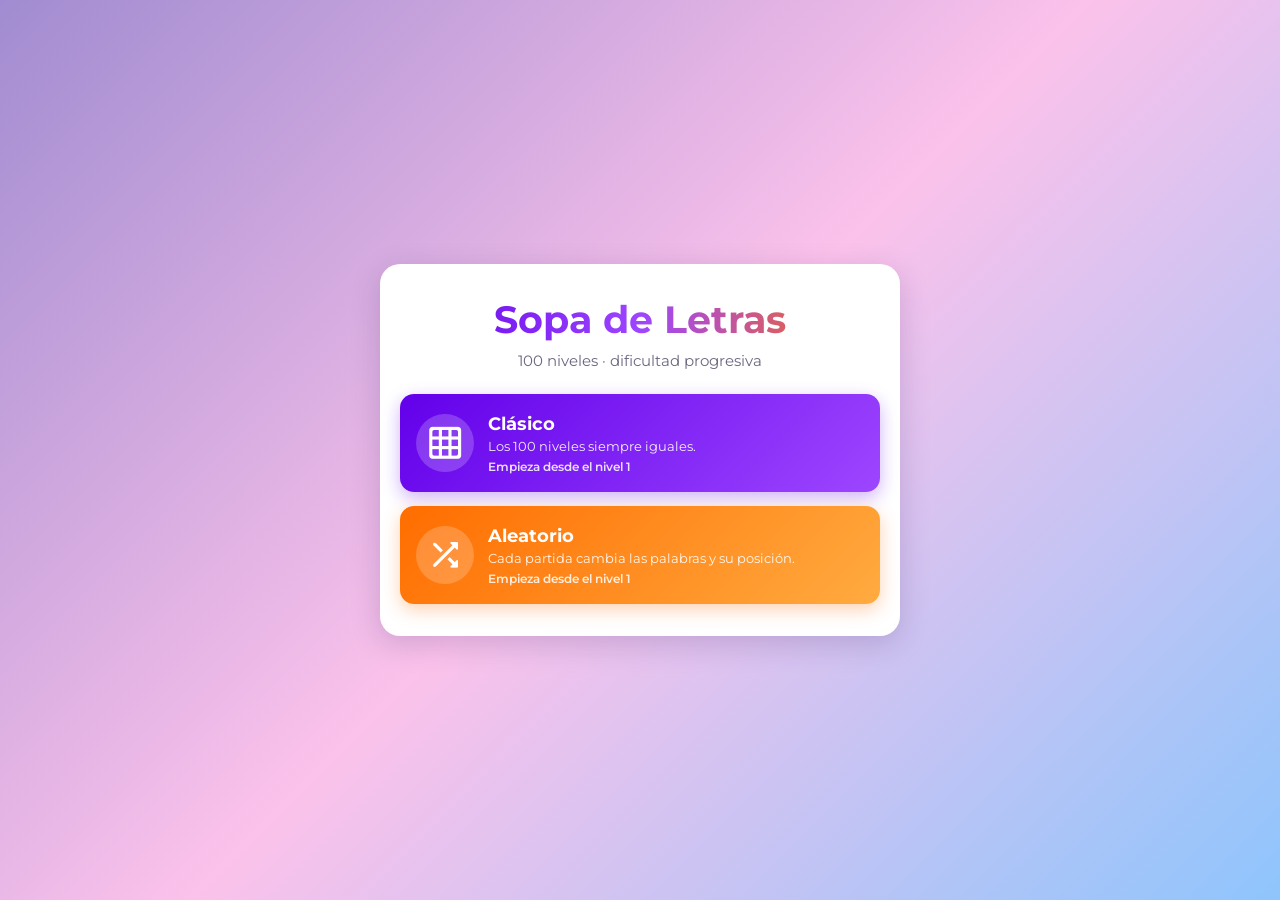
<file: index.html>
<!DOCTYPE html>
<html lang="es">
<head>
    <meta charset="UTF-8">
    <meta name="viewport" content="width=device-width, initial-scale=1.0">
    <title>Sopa de Letras - 100 Niveles</title>
    <link rel="preconnect" href="https://fonts.googleapis.com">
    <link rel="preconnect" href="https://fonts.gstatic.com" crossorigin>
    <link href="https://fonts.googleapis.com/css2?family=Montserrat:wght@400;600;700&display=swap" rel="stylesheet">
    <link href="https://fonts.googleapis.com/icon?family=Material+Icons+Round" rel="stylesheet">
    <link rel="stylesheet" href="styles.css">
</head>
<body class="menu-page level-bg-7">
    <div class="menu-wrapper">
        <div class="menu-card">
            <h1 class="logo">Sopa de Letras</h1>
            <p class="tagline">100 niveles · dificultad progresiva</p>
            <div class="mode-list">
                <a class="mode-card" href="juego.html?modo=fijo" data-mode="fijo">
                    <span class="material-icons-round mode-icon">grid_on</span>
                    <span class="mode-text">
                        <span class="mode-title">Clásico</span>
                        <span class="mode-desc">Los 100 niveles siempre iguales.</span>
                        <span class="mode-progress"></span>
                    </span>
                </a>
                <a class="mode-card mode-random" href="juego.html?modo=aleatorio" data-mode="aleatorio">
                    <span class="material-icons-round mode-icon">shuffle</span>
                    <span class="mode-text">
                        <span class="mode-title">Aleatorio</span>
                        <span class="mode-desc">Cada partida cambia las palabras y su posición.</span>
                        <span class="mode-progress"></span>
                    </span>
                </a>
            </div>
        </div>
    </div>
    <script>
        document.querySelectorAll('.mode-card').forEach(card => {
            let p = null;
            try { p = JSON.parse(localStorage.getItem('sopa-progreso-' + card.dataset.mode)); } catch (e) { /* sin datos */ }
            const stars = p ? Object.values(p.stars).reduce((a, b) => a + b, 0) : 0;
            card.querySelector('.mode-progress').textContent = p
                ? `Nivel ${p.unlocked} desbloqueado · ★ ${stars}/300`
                : 'Empieza desde el nivel 1';
        });
    </script>
</body>
</html>
</file>
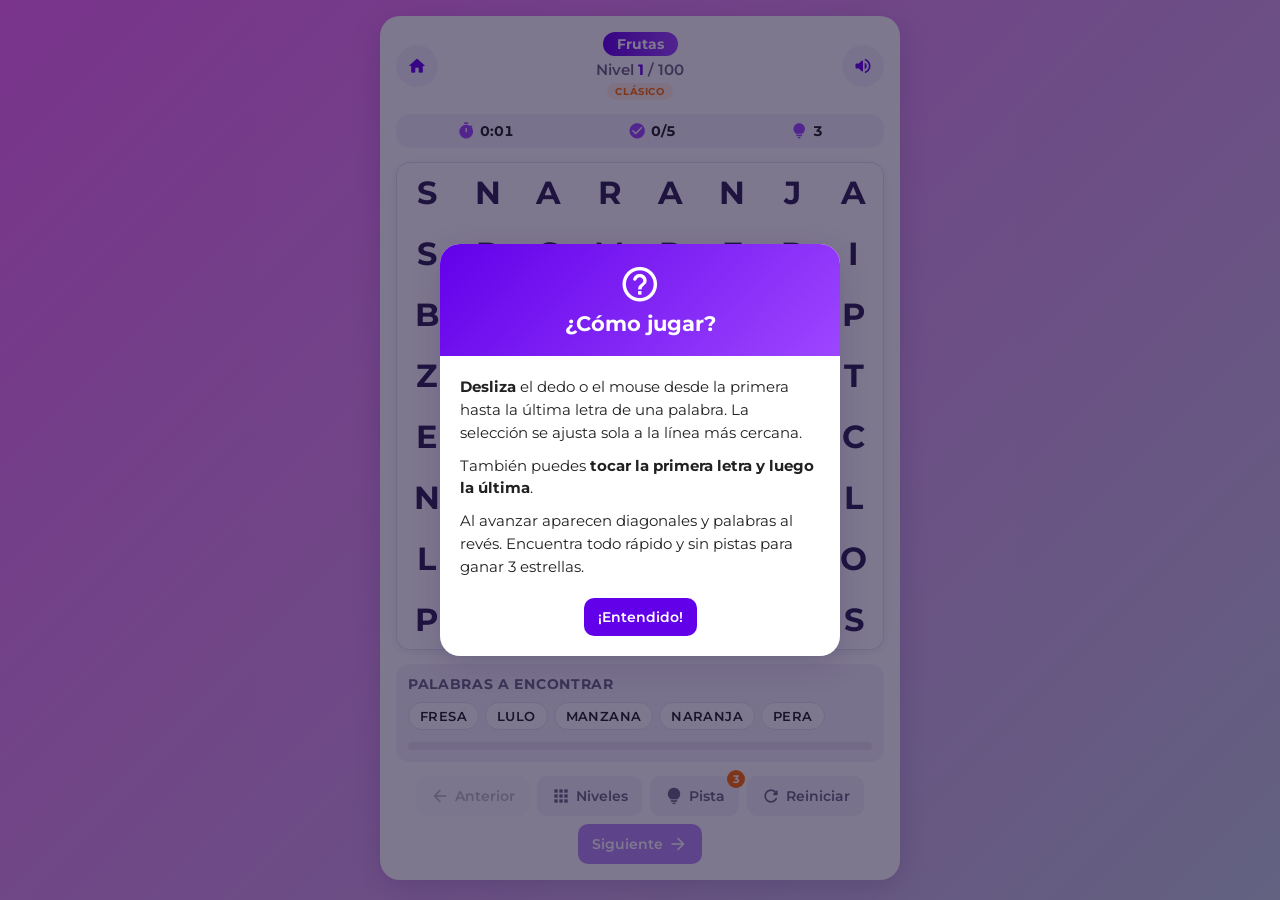
<file: juego.html>
<!DOCTYPE html>
<html lang="es">
<head>
    <meta charset="UTF-8">
    <meta name="viewport" content="width=device-width, initial-scale=1.0, viewport-fit=cover">
    <title>Sopa de Letras - 100 Niveles</title>
    <link rel="preconnect" href="https://fonts.googleapis.com">
    <link rel="preconnect" href="https://fonts.gstatic.com" crossorigin>
    <link href="https://fonts.googleapis.com/css2?family=Montserrat:wght@400;600;700&display=swap" rel="stylesheet">
    <link href="https://fonts.googleapis.com/icon?family=Material+Icons+Round" rel="stylesheet">
    <link rel="stylesheet" href="styles.css">
</head>
<body>
    <div class="game-wrapper">
        <div class="container">
            <header class="topbar">
                <a class="icon-btn" id="home-btn" href="index.html" aria-label="Menú principal">
                    <span class="material-icons-round">home</span>
                </a>
                <div class="title-block">
                    <div class="theme-badge" id="level-theme">Frutas</div>
                    <div class="level-info">Nivel <span id="current-level">1</span> / 100</div>
                    <div class="mode-label" id="mode-label">Clásico</div>
                </div>
                <button class="icon-btn" id="sound-btn" aria-label="Sonido">
                    <span class="material-icons-round">volume_up</span>
                </button>
            </header>

            <div class="stats-bar">
                <div class="stat"><span class="material-icons-round">timer</span><span id="timer">0:00</span></div>
                <div class="stat"><span class="material-icons-round">check_circle</span><span id="found-count">0/0</span></div>
                <div class="stat"><span class="material-icons-round">lightbulb</span><span id="hint-stat">3</span></div>
            </div>

            <div class="board" id="board">
                <svg class="board-svg" id="board-svg" xmlns="http://www.w3.org/2000/svg"></svg>
                <div class="grid" id="grid"></div>
                <div class="selection-preview" id="selection-preview"></div>
            </div>

            <div class="words-to-find">
                <h3>Palabras a encontrar</h3>
                <ul id="word-list"></ul>
                <div class="progress-bar"><div class="progress-fill" id="level-progress"></div></div>
            </div>

            <div class="controls">
                <button id="prev-level" class="btn btn-secondary" aria-label="Nivel anterior">
                    <span class="material-icons-round">arrow_back</span><span class="btn-label">Anterior</span>
                </button>
                <button id="levels-btn" class="btn btn-secondary" aria-label="Elegir nivel">
                    <span class="material-icons-round">apps</span><span class="btn-label">Niveles</span>
                </button>
                <button id="hint-btn" class="btn btn-secondary" aria-label="Pista">
                    <span class="material-icons-round">lightbulb</span><span class="btn-label">Pista</span>
                    <span class="badge" id="hint-badge">3</span>
                </button>
                <button id="restart-level" class="btn btn-secondary" aria-label="Reiniciar">
                    <span class="material-icons-round">refresh</span><span class="btn-label" id="restart-label">Reiniciar</span>
                </button>
                <button id="next-level" class="btn btn-primary" aria-label="Nivel siguiente">
                    <span class="btn-label">Siguiente</span><span class="material-icons-round">arrow_forward</span>
                </button>
            </div>
        </div>
    </div>

    <div class="toast" id="toast"></div>

    <!-- Victoria -->
    <div class="modal" id="victory-modal">
        <div class="modal-content">
            <div class="modal-header">
                <span class="material-icons-round">emoji_events</span>
                <h2 id="victory-title">¡Nivel completado!</h2>
            </div>
            <div class="modal-body">
                <div class="stars-container">
                    <span class="material-icons-round star">star</span>
                    <span class="material-icons-round star">star</span>
                    <span class="material-icons-round star">star</span>
                </div>
                <p id="victory-text"></p>
                <div class="victory-stats" id="victory-stats"></div>
            </div>
            <div class="modal-footer">
                <button id="replay-modal" class="btn btn-secondary">
                    <span class="material-icons-round">replay</span><span>Repetir</span>
                </button>
                <button id="next-level-modal" class="btn btn-primary">
                    <span>Siguiente nivel</span><span class="material-icons-round">arrow_forward</span>
                </button>
            </div>
        </div>
    </div>

    <!-- Selector de niveles -->
    <div class="modal" id="levels-modal">
        <div class="modal-content">
            <div class="modal-header">
                <span class="material-icons-round">apps</span>
                <h2>Elige un nivel</h2>
            </div>
            <div class="modal-body"><div class="level-grid" id="level-grid"></div></div>
            <div class="modal-footer">
                <button id="close-levels" class="btn btn-secondary">Cerrar</button>
            </div>
        </div>
    </div>

    <!-- Tutorial -->
    <div class="modal" id="tutorial-modal">
        <div class="modal-content">
            <div class="modal-header">
                <span class="material-icons-round">help_outline</span>
                <h2>¿Cómo jugar?</h2>
            </div>
            <div class="modal-body">
                <p><strong>Desliza</strong> el dedo o el mouse desde la primera hasta la última letra de una palabra. La selección se ajusta sola a la línea más cercana.</p>
                <p>También puedes <strong>tocar la primera letra y luego la última</strong>.</p>
                <p>Al avanzar aparecen diagonales y palabras al revés. Encuentra todo rápido y sin pistas para ganar 3 estrellas.</p>
            </div>
            <div class="modal-footer">
                <button id="start-game" class="btn btn-primary">¡Entendido!</button>
            </div>
        </div>
    </div>

    <script src="levels-data.js"></script>
    <script src="generator.js"></script>
    <script src="levels-fixed.js"></script>
    <script src="script.js"></script>
</body>
</html>
</file>
<file: styles.css>
/* =============================================
   VARIABLES
   ============================================= */
:root {
    --primary-color: #6200ea;
    --primary-light: #9d46ff;
    --primary-dark: #0a00b6;
    --secondary-color: #4a148c;
    --accent-color: #ff6d00;
    --success-color: #00c853;
    --error-color: #d50000;
    --gold: #ffb300;
    --text-primary: #212121;
    --text-secondary: #6b6780;
    --text-light: #ffffff;
    --bg-light: #f4f2fb;
    --bg-card: #ffffff;
    --border-color: #e4e0f0;
    --shadow-light: 0 2px 10px rgba(40, 20, 90, 0.08);
    --shadow-medium: 0 8px 30px rgba(40, 20, 90, 0.18);
    --radius-sm: 10px;
    --radius-md: 14px;
    --radius-lg: 20px;
    --font-family: 'Montserrat', system-ui, sans-serif;
}

/* =============================================
   BASE
   ============================================= */
* { margin: 0; padding: 0; box-sizing: border-box; }

html { -webkit-text-size-adjust: 100%; }

body {
    font-family: var(--font-family);
    background: linear-gradient(135deg, #f5f7fa 0%, #c3cfe2 100%);
    min-height: 100vh;
    min-height: 100dvh;
    display: flex;
    justify-content: center;
    align-items: flex-start;
    padding: 16px;
    color: var(--text-primary);
    transition: background 0.5s ease;
    overflow-x: hidden;
    -webkit-tap-highlight-color: transparent;
}

button, a { font-family: inherit; }

.material-icons-round { font-size: 1.25rem; line-height: 1; user-select: none; }

/* =============================================
   MENÚ PRINCIPAL
   ============================================= */
body.menu-page {
    align-items: center;
    background: linear-gradient(135deg, #a18cd1 0%, #fbc2eb 50%, #8ec5fc 100%);
}

.menu-wrapper { width: 100%; max-width: 520px; }

.menu-card {
    background: var(--bg-card);
    border-radius: var(--radius-lg);
    box-shadow: var(--shadow-medium);
    padding: 32px 20px;
    text-align: center;
}

.logo {
    font-size: clamp(1.8rem, 8vw, 2.4rem);
    font-weight: 700;
    background: linear-gradient(90deg, var(--primary-color), var(--primary-light), var(--accent-color));
    -webkit-background-clip: text;
    background-clip: text;
    color: transparent;
    margin-bottom: 8px;
}

.tagline { color: var(--text-secondary); font-size: 0.95rem; margin-bottom: 24px; }

.mode-list { display: flex; flex-direction: column; gap: 14px; }

.mode-card {
    display: flex;
    align-items: center;
    gap: 14px;
    text-align: left;
    text-decoration: none;
    color: var(--text-light);
    padding: 18px 16px;
    border-radius: var(--radius-md);
    background: linear-gradient(135deg, var(--primary-color), var(--primary-light));
    box-shadow: 0 6px 18px rgba(98, 0, 234, 0.3);
    transition: transform 0.2s, box-shadow 0.2s;
}

.mode-card.mode-random {
    background: linear-gradient(135deg, var(--accent-color), #ffab40);
    box-shadow: 0 6px 18px rgba(255, 109, 0, 0.3);
}

.mode-card:hover, .mode-card:focus-visible {
    transform: translateY(-3px);
    box-shadow: 0 10px 26px rgba(40, 20, 90, 0.3);
}

.mode-card:active { transform: translateY(0) scale(0.98); }

.mode-icon {
    font-size: 2.4rem;
    background: rgba(255, 255, 255, 0.2);
    border-radius: 50%;
    padding: 10px;
    flex-shrink: 0;
}

.mode-text { display: flex; flex-direction: column; gap: 3px; min-width: 0; }
.mode-title { font-weight: 700; font-size: 1.15rem; }
.mode-desc { font-size: 0.82rem; opacity: 0.92; }
.mode-progress { font-size: 0.75rem; font-weight: 600; opacity: 0.85; margin-top: 2px; }

/* =============================================
   CONTENEDOR DEL JUEGO
   ============================================= */
.game-wrapper { width: 100%; max-width: 520px; }

.container {
    width: 100%;
    background: var(--bg-card);
    border-radius: var(--radius-lg);
    box-shadow: var(--shadow-medium);
    padding: 16px;
    display: flex;
    flex-direction: column;
    gap: 14px;
}

/* Barra superior */
.topbar {
    display: flex;
    align-items: center;
    justify-content: space-between;
    gap: 8px;
}

.icon-btn {
    width: 42px;
    height: 42px;
    flex-shrink: 0;
    border: none;
    border-radius: 50%;
    background: var(--bg-light);
    color: var(--primary-color);
    display: inline-flex;
    align-items: center;
    justify-content: center;
    cursor: pointer;
    text-decoration: none;
    transition: background 0.2s, transform 0.15s;
}

.icon-btn:hover { background: var(--border-color); }
.icon-btn:active { transform: scale(0.92); }

.title-block {
    flex: 1;
    min-width: 0;
    display: flex;
    flex-direction: column;
    align-items: center;
    gap: 4px;
    text-align: center;
}

.theme-badge {
    max-width: 100%;
    background: linear-gradient(90deg, var(--primary-color), var(--primary-light));
    color: var(--text-light);
    font-size: 0.85rem;
    font-weight: 700;
    padding: 4px 14px;
    border-radius: 20px;
    white-space: nowrap;
    overflow: hidden;
    text-overflow: ellipsis;
}

.level-info { font-size: 0.95rem; font-weight: 600; color: var(--text-secondary); }
.level-info #current-level { color: var(--primary-color); font-weight: 700; }

.mode-label {
    font-size: 0.65rem;
    font-weight: 700;
    text-transform: uppercase;
    letter-spacing: 0.06em;
    color: var(--accent-color);
    background: rgba(255, 109, 0, 0.1);
    padding: 2px 8px;
    border-radius: 10px;
}

/* Estadísticas */
.stats-bar {
    display: flex;
    justify-content: space-around;
    gap: 8px;
    background: var(--bg-light);
    border-radius: var(--radius-md);
    padding: 8px;
}

.stat {
    display: flex;
    align-items: center;
    gap: 5px;
    font-weight: 700;
    font-size: 0.9rem;
    color: var(--text-primary);
    font-variant-numeric: tabular-nums;
}

.stat .material-icons-round { color: var(--primary-light); font-size: 1.15rem; }

/* =============================================
   TABLERO
   ============================================= */
.board {
    position: relative;
    width: 100%;
    aspect-ratio: 1;
    container-type: inline-size;
    background: var(--bg-card);
    border-radius: var(--radius-md);
    box-shadow: var(--shadow-light), inset 0 0 0 1px var(--border-color);
    touch-action: none;
    user-select: none;
    -webkit-user-select: none;
    cursor: pointer;
}

.board-svg {
    position: absolute;
    inset: 0;
    width: 100%;
    height: 100%;
    pointer-events: none;
    z-index: 0;
    overflow: visible;
}

.grid {
    position: absolute;
    inset: 0;
    display: grid;
    grid-template-columns: repeat(var(--n, 10), 1fr);
    grid-template-rows: repeat(var(--n, 10), 1fr);
    z-index: 1;
}

.cell {
    display: flex;
    align-items: center;
    justify-content: center;
    font-weight: 700;
    font-size: calc(100cqw / var(--n, 10) * 0.52);
    color: #2b2350;
    transition: color 0.15s;
    pointer-events: none;
}

.cell.sel { color: var(--text-light); }
.cell.found { color: #1a1333; }

/* Burbuja con las letras seleccionadas */
.selection-preview {
    position: absolute;
    top: -14px;
    left: 50%;
    transform: translate(-50%, -100%) scale(0.9);
    background: var(--primary-color);
    color: var(--text-light);
    font-weight: 700;
    letter-spacing: 0.15em;
    font-size: 1rem;
    padding: 6px 14px;
    border-radius: 20px;
    box-shadow: var(--shadow-medium);
    white-space: nowrap;
    opacity: 0;
    pointer-events: none;
    z-index: 5;
    transition: opacity 0.15s, transform 0.15s, background 0.15s;
}

.selection-preview.visible { opacity: 1; transform: translate(-50%, -100%) scale(1); }
.selection-preview.ok { background: var(--success-color); }
.selection-preview.bad { background: var(--error-color); }

/* Formas SVG (el grosor lo pone JS en unidades del viewBox) */
.pill-active {
    stroke: var(--primary-color);
    stroke-opacity: 0.55;
    stroke-linecap: round;
    fill: none;
}

.pill-active.bad {
    stroke: var(--error-color);
    transform-box: fill-box;
    animation: pill-shake 0.35s ease, pill-fade 0.4s ease 0.3s forwards;
}

.pill-found {
    stroke-linecap: round;
    stroke-opacity: 0.45;
    fill: none;
    transform-box: fill-box;
    transform-origin: center;
    animation: pill-pop 0.35s cubic-bezier(.2, 1.4, .4, 1);
}

.pill-pending {
    fill: var(--accent-color);
    fill-opacity: 0.5;
    transform-box: fill-box;
    transform-origin: center;
    animation: pending-breathe 1.2s ease-in-out infinite;
}

.hint-ring {
    fill: none;
    stroke: var(--accent-color);
    transform-box: fill-box;
    transform-origin: center;
    animation: ping 1s ease-out infinite;
}

@keyframes pill-pop {
    0% { transform: scale(0.6); }
    100% { transform: scale(1); }
}

@keyframes pill-shake {
    0%, 100% { transform: translateX(0); }
    25% { transform: translateX(-3px); }
    75% { transform: translateX(3px); }
}

@keyframes pill-fade { to { opacity: 0; } }

@keyframes pending-breathe {
    0%, 100% { transform: scale(0.85); fill-opacity: 0.4; }
    50% { transform: scale(1); fill-opacity: 0.6; }
}

@keyframes ping {
    0% { transform: scale(0.7); opacity: 1; }
    100% { transform: scale(1.5); opacity: 0; }
}

/* =============================================
   LISTA DE PALABRAS Y PROGRESO
   ============================================= */
.words-to-find {
    background: var(--bg-light);
    border-radius: var(--radius-md);
    padding: 12px;
}

.words-to-find h3 {
    font-size: 0.85rem;
    font-weight: 700;
    color: var(--text-secondary);
    margin-bottom: 10px;
    text-transform: uppercase;
    letter-spacing: 0.05em;
}

.words-to-find ul {
    list-style: none;
    display: flex;
    flex-wrap: wrap;
    gap: 6px;
    margin-bottom: 12px;
}

.words-to-find li {
    padding: 5px 11px;
    background: var(--bg-card);
    border: 1px solid var(--border-color);
    border-radius: 20px;
    font-size: 0.82rem;
    font-weight: 600;
    letter-spacing: 0.03em;
    transition: background 0.3s, color 0.3s, transform 0.3s, opacity 0.3s;
}

.words-to-find li.found {
    background: var(--c, var(--success-color));
    border-color: transparent;
    color: var(--text-light);
    text-decoration: line-through;
    transform: scale(0.95);
    opacity: 0.9;
}

.words-to-find li.just-found { animation: chip-pop 0.5s ease; }

@keyframes chip-pop {
    0% { transform: scale(1); }
    40% { transform: scale(1.25); }
    100% { transform: scale(0.95); }
}

.progress-bar {
    height: 8px;
    background: var(--border-color);
    border-radius: 4px;
    overflow: hidden;
}

.progress-fill {
    height: 100%;
    width: 0%;
    background: linear-gradient(90deg, var(--primary-color), var(--primary-light));
    border-radius: 4px;
    transition: width 0.4s ease;
}

/* =============================================
   BOTONES
   ============================================= */
.controls {
    display: flex;
    flex-wrap: wrap;
    justify-content: center;
    gap: 8px;
}

.btn {
    position: relative;
    display: inline-flex;
    align-items: center;
    justify-content: center;
    gap: 5px;
    padding: 10px 14px;
    border: none;
    border-radius: var(--radius-sm);
    font-size: 0.88rem;
    font-weight: 600;
    cursor: pointer;
    text-decoration: none;
    transition: background 0.2s, box-shadow 0.2s, transform 0.15s, color 0.2s;
}

.btn:active:not(:disabled) { transform: scale(0.95); }

.btn-primary { background: var(--primary-color); color: var(--text-light); }
.btn-primary:hover:not(:disabled) { background: var(--primary-dark); box-shadow: 0 3px 10px rgba(98, 0, 234, 0.35); }

.btn-secondary { background: var(--bg-light); color: var(--text-secondary); }
.btn-secondary:hover:not(:disabled) { background: var(--border-color); color: var(--text-primary); }

.btn:disabled { opacity: 0.45; cursor: not-allowed; }

.btn .badge {
    position: absolute;
    top: -6px;
    right: -6px;
    min-width: 18px;
    height: 18px;
    padding: 0 5px;
    border-radius: 9px;
    background: var(--accent-color);
    color: var(--text-light);
    font-size: 0.68rem;
    font-weight: 700;
    display: flex;
    align-items: center;
    justify-content: center;
}

@media (max-width: 480px) {
    .controls .btn { padding: 10px 12px; flex: 1 1 0; }
    .controls .btn-label { display: none; }
}

/* =============================================
   TOAST
   ============================================= */
.toast {
    position: fixed;
    left: 50%;
    bottom: 24px;
    transform: translate(-50%, 20px);
    max-width: calc(100vw - 32px);
    background: rgba(26, 19, 51, 0.92);
    color: var(--text-light);
    font-size: 0.88rem;
    font-weight: 600;
    padding: 10px 18px;
    border-radius: 24px;
    box-shadow: var(--shadow-medium);
    opacity: 0;
    pointer-events: none;
    z-index: 200;
    transition: opacity 0.25s, transform 0.25s;
}

.toast.visible { opacity: 1; transform: translate(-50%, 0); }

/* =============================================
   MODALES
   ============================================= */
.modal {
    position: fixed;
    inset: 0;
    background: rgba(20, 10, 50, 0.55);
    display: flex;
    justify-content: center;
    align-items: center;
    padding: 16px;
    z-index: 100;
    opacity: 0;
    pointer-events: none;
    transition: opacity 0.3s;
}

.modal.active { opacity: 1; pointer-events: all; }

.modal-content {
    width: 100%;
    max-width: 400px;
    max-height: calc(100dvh - 32px);
    overflow-y: auto;
    background: var(--bg-card);
    border-radius: var(--radius-lg);
    box-shadow: var(--shadow-medium);
    transform: scale(0.9) translateY(10px);
    transition: transform 0.3s cubic-bezier(.2, 1.3, .4, 1);
}

.modal.active .modal-content { transform: scale(1) translateY(0); }

.modal-header {
    padding: 20px;
    background: linear-gradient(135deg, var(--primary-color), var(--primary-light));
    color: var(--text-light);
    display: flex;
    flex-direction: column;
    align-items: center;
    gap: 6px;
    text-align: center;
}

.modal-header .material-icons-round { font-size: 2.6rem; }
.modal-header h2 { font-size: 1.3rem; }

.modal-body { padding: 20px; text-align: center; line-height: 1.5; font-size: 0.95rem; }
.modal-body p + p { margin-top: 10px; }

.modal-footer {
    padding: 0 20px 20px;
    display: flex;
    justify-content: center;
    flex-wrap: wrap;
    gap: 10px;
}

/* Victoria */
#victory-modal .modal-header .material-icons-round { color: var(--gold); }

.stars-container { display: flex; justify-content: center; gap: 12px; margin: 16px 0; }

.star { font-size: 2.8rem; color: #ccc; transition: color 0.3s; }

.star.on { color: var(--gold); animation: star-pop 0.5s cubic-bezier(.2, 1.6, .4, 1) both; }
.star.on:nth-child(2) { animation-delay: 0.2s; }
.star.on:nth-child(3) { animation-delay: 0.4s; }

@keyframes star-pop {
    0% { transform: scale(0) rotate(-30deg); }
    100% { transform: scale(1) rotate(0); }
}

.victory-stats {
    display: flex;
    justify-content: center;
    flex-wrap: wrap;
    gap: 16px;
    font-size: 0.85rem;
    font-weight: 600;
    color: var(--text-secondary);
}

/* Selector de niveles */
#levels-modal .modal-content { max-width: 520px; }

.level-grid {
    display: grid;
    grid-template-columns: repeat(5, 1fr);
    gap: 8px;
    max-height: 60vh;
    overflow-y: auto;
    padding: 4px;
}

.level-btn {
    aspect-ratio: 1;
    border: none;
    border-radius: var(--radius-sm);
    background: var(--bg-light);
    color: var(--primary-color);
    font-weight: 700;
    cursor: pointer;
    display: flex;
    flex-direction: column;
    align-items: center;
    justify-content: center;
    gap: 2px;
    transition: transform 0.15s, background 0.2s;
}

.level-btn:hover:not(.locked) { transform: translateY(-2px); background: var(--border-color); }

.level-btn.done { background: #e3f9ec; color: #00873a; }
.level-btn.current { box-shadow: inset 0 0 0 2px var(--primary-color); }
.level-btn.locked { background: #eceaf2; color: #b3aec4; cursor: not-allowed; }

.lvl-num { font-size: 1rem; }
.lvl-stars { font-size: 0.6rem; color: var(--gold); letter-spacing: 1px; min-height: 0.7rem; }

/* Tutorial */
#tutorial-modal .modal-body { text-align: left; }

/* =============================================
   CONFETI
   ============================================= */
.confetti-piece {
    position: fixed;
    top: -10px;
    width: 8px;
    height: 14px;
    border-radius: 2px;
    z-index: 150;
    pointer-events: none;
    animation: fall 2.2s linear forwards;
}

@keyframes fall {
    0% { transform: translateY(0) rotate(0); opacity: 1; }
    100% { transform: translateY(105vh) rotate(720deg); opacity: 0.6; }
}

@media (prefers-reduced-motion: reduce) {
    *, *::before, *::after { animation-duration: 0.01ms !important; animation-iteration-count: 1 !important; transition-duration: 0.01ms !important; }
}

/* =============================================
   FONDOS DE NIVELES
   ============================================= */
.level-bg-1 { background: linear-gradient(135deg, #f667fa 0%, #c3cfe2 100%); }
.level-bg-2 { background: linear-gradient(135deg, #e0c3fc 0%, #8ec5fc 100%); }
.level-bg-3 { background: linear-gradient(135deg, #f093fb 0%, #f5576c 100%); }
.level-bg-4 { background: linear-gradient(135deg, #4facfe 0%, #00f2fe 100%); }
.level-bg-5 { background: linear-gradient(135deg, #43e97b 0%, #38f9d7 100%); }
.level-bg-6 { background: linear-gradient(135deg, #fa709a 0%, #fee140 100%); }
.level-bg-7 { background: linear-gradient(135deg, #667eea 0%, #764ba2 100%); }
.level-bg-8 { background: linear-gradient(135deg, #ff9a9e 0%, #fad0c4 100%); }
.level-bg-9 { background: linear-gradient(135deg, #a18cd1 0%, #fbc2eb 100%); }
.level-bg-10 { background: linear-gradient(135deg, #ffecd2 0%, #fcb69f 100%); }
.level-bg-11 { background: linear-gradient(135deg, #84fab0 0%, #8fd3f4 100%); }
.level-bg-12 { background: linear-gradient(135deg, #a6c0fe 0%, #f68084 100%); }
.level-bg-13 { background: linear-gradient(135deg, #fccb90 0%, #d57eeb 100%); }
.level-bg-14 { background: linear-gradient(135deg, #c1dfc4 0%, #deecdd 100%); }
.level-bg-15 { background: linear-gradient(135deg, #0ba360 0%, #3cba92 100%); }
.level-bg-16 { background: linear-gradient(135deg, #00c6fb 0%, #005bea 100%); }
.level-bg-17 { background: linear-gradient(135deg, #74ebd5 0%, #9face6 100%); }
.level-bg-18 { background: linear-gradient(135deg, #6a11cb 0%, #2575fc 100%); }
.level-bg-19 { background: linear-gradient(135deg, #ff758c 0%, #ff7eb3 100%); }
.level-bg-20 { background: linear-gradient(135deg, #868f96 0%, #596164 100%); }
.level-bg-21 { background: linear-gradient(135deg, #ff9a9e 0%, #fecfef 100%); }
.level-bg-22 { background: linear-gradient(135deg, #a1c4fd 0%, #c2e9fb 100%); }
.level-bg-23 { background: linear-gradient(135deg, #fddb92 0%, #d1fdff 100%); }
.level-bg-24 { background: linear-gradient(135deg, #fbc2eb 0%, #a6c1ee 100%); }
.level-bg-25 { background: linear-gradient(135deg, #ffecd2 0%, #fcb69f 100%); }
.level-bg-26 { background: linear-gradient(135deg, #84fab0 0%, #8fd3f4 100%); }
.level-bg-27 { background: linear-gradient(135deg, #ff8177 0%, #ff867a 100%); }
.level-bg-28 { background: linear-gradient(135deg, #cfd9df 0%, #e2ebf0 100%); }
.level-bg-29 { background: linear-gradient(135deg, #a1ffce 0%, #faffd1 100%); }
.level-bg-30 { background: linear-gradient(135deg, #f6d365 0%, #fda085 100%); }
.level-bg-31 { background: linear-gradient(135deg, #ff6a00 0%, #ee0979 100%); }
.level-bg-32 { background: linear-gradient(135deg, #5ee7df 0%, #b490ca 100%); }
.level-bg-33 { background: linear-gradient(135deg, #89f7fe 0%, #66a6ff 100%); }
.level-bg-34 { background: linear-gradient(135deg, #fbc7d4 0%, #9796f0 100%); }
.level-bg-35 { background: linear-gradient(135deg, #92fe9d 0%, #00c9ff 100%); }
.level-bg-36 { background: linear-gradient(135deg, #fddb92 0%, #d1fdff 100%); }
.level-bg-37 { background: linear-gradient(135deg, #f6d365 0%, #fda085 100%); }
.level-bg-38 { background: linear-gradient(135deg, #84fab0 0%, #8fd3f4 100%); }
.level-bg-39 { background: linear-gradient(135deg, #fccb90 0%, #d57eeb 100%); }
.level-bg-40 { background: linear-gradient(135deg, #74ebd5 0%, #9face6 100%); }
.level-bg-41 { background: linear-gradient(135deg, #667eea 0%, #764ba2 100%); }
.level-bg-42 { background: linear-gradient(135deg, #ff758c 0%, #ff7eb3 100%); }
.level-bg-43 { background: linear-gradient(135deg, #00c6fb 0%, #005bea 100%); }
.level-bg-44 { background: linear-gradient(135deg, #f7971e 0%, #ffd200 100%); }
.level-bg-45 { background: linear-gradient(135deg, #43e97b 0%, #38f9d7 100%); }
.level-bg-46 { background: linear-gradient(135deg, #fa709a 0%, #fee140 100%); }
.level-bg-47 { background: linear-gradient(135deg, #4facfe 0%, #00f2fe 100%); }
.level-bg-48 { background: linear-gradient(135deg, #a18cd1 0%, #fbc2eb 100%); }
.level-bg-49 { background: linear-gradient(135deg, #ff9a9e 0%, #fad0c4 100%); }
.level-bg-50 { background: linear-gradient(135deg, #0ba360 0%, #3cba92 100%); }
.level-bg-51 { background: linear-gradient(135deg, #a1c4fd 0%, #c2e9fb 100%); }
.level-bg-52 { background: linear-gradient(135deg, #c1dfc4 0%, #deecdd 100%); }
.level-bg-53 { background: linear-gradient(135deg, #ffecd2 0%, #fcb69f 100%); }
.level-bg-54 { background: linear-gradient(135deg, #84fab0 0%, #8fd3f4 100%); }
.level-bg-55 { background: linear-gradient(135deg, #fccb90 0%, #d57eeb 100%); }
.level-bg-56 { background: linear-gradient(135deg, #f6d365 0%, #fda085 100%); }
.level-bg-57 { background: linear-gradient(135deg, #667eea 0%, #764ba2 100%); }
.level-bg-58 { background: linear-gradient(135deg, #ff9a9e 0%, #fecfef 100%); }
.level-bg-59 { background: linear-gradient(135deg, #a1ffce 0%, #faffd1 100%); }
.level-bg-60 { background: linear-gradient(135deg, #74ebd5 0%, #9face6 100%); }
.level-bg-61 { background: linear-gradient(135deg, #ff8177 0%, #ff867a 100%); }
.level-bg-62 { background: linear-gradient(135deg, #43e97b 0%, #38f9d7 100%); }
.level-bg-63 { background: linear-gradient(135deg, #00c6fb 0%, #005bea 100%); }
.level-bg-64 { background: linear-gradient(135deg, #ffecd2 0%, #fcb69f 100%); }
.level-bg-65 { background: linear-gradient(135deg, #6a11cb 0%, #2575fc 100%); }
.level-bg-66 { background: linear-gradient(135deg, #f7971e 0%, #ffd200 100%); }
.level-bg-67 { background: linear-gradient(135deg, #fbc2eb 0%, #a6c1ee 100%); }
.level-bg-68 { background: linear-gradient(135deg, #f093fb 0%, #f5576c 100%); }
.level-bg-69 { background: linear-gradient(135deg, #a6c0fe 0%, #f68084 100%); }
.level-bg-70 { background: linear-gradient(135deg, #ff758c 0%, #ff7eb3 100%); }
.level-bg-71 { background: linear-gradient(135deg, #fddb92 0%, #d1fdff 100%); }
.level-bg-72 { background: linear-gradient(135deg, #4facfe 0%, #00f2fe 100%); }
.level-bg-73 { background: linear-gradient(135deg, #c1dfc4 0%, #deecdd 100%); }
.level-bg-74 { background: linear-gradient(135deg, #0ba360 0%, #3cba92 100%); }
.level-bg-75 { background: linear-gradient(135deg, #84fab0 0%, #8fd3f4 100%); }
.level-bg-76 { background: linear-gradient(135deg, #f6d365 0%, #fda085 100%); }
.level-bg-77 { background: linear-gradient(135deg, #667eea 0%, #764ba2 100%); }
.level-bg-78 { background: linear-gradient(135deg, #ff9a9e 0%, #fad0c4 100%); }
.level-bg-79 { background: linear-gradient(135deg, #a1c4fd 0%, #c2e9fb 100%); }
.level-bg-80 { background: linear-gradient(135deg, #fbc2eb 0%, #a6c1ee 100%); }
.level-bg-81 { background: linear-gradient(135deg, #6a11cb 0%, #2575fc 100%); }
.level-bg-82 { background: linear-gradient(135deg, #f7971e 0%, #ffd200 100%); }
.level-bg-83 { background: linear-gradient(135deg, #00c6fb 0%, #005bea 100%); }
.level-bg-84 { background: linear-gradient(135deg, #43e97b 0%, #38f9d7 100%); }
.level-bg-85 { background: linear-gradient(135deg, #ffecd2 0%, #fcb69f 100%); }
.level-bg-86 { background: linear-gradient(135deg, #a18cd1 0%, #fbc2eb 100%); }
.level-bg-87 { background: linear-gradient(135deg, #ff8177 0%, #ff867a 100%); }
.level-bg-88 { background: linear-gradient(135deg, #a1ffce 0%, #faffd1 100%); }
.level-bg-89 { background: linear-gradient(135deg, #f6d365 0%, #fda085 100%); }
.level-bg-90 { background: linear-gradient(135deg, #74ebd5 0%, #9face6 100%); }
.level-bg-91 { background: linear-gradient(135deg, #667eea 0%, #764ba2 100%); }
.level-bg-92 { background: linear-gradient(135deg, #ff758c 0%, #ff7eb3 100%); }
.level-bg-93 { background: linear-gradient(135deg, #00c6fb 0%, #005bea 100%); }
.level-bg-94 { background: linear-gradient(135deg, #43e97b 0%, #38f9d7 100%); }
.level-bg-95 { background: linear-gradient(135deg, #fa709a 0%, #fee140 100%); }
.level-bg-96 { background: linear-gradient(135deg, #fbc2eb 0%, #a6c1ee 100%); }
.level-bg-97 { background: linear-gradient(135deg, #a1c4fd 0%, #c2e9fb 100%); }
.level-bg-98 { background: linear-gradient(135deg, #f093fb 0%, #f5576c 100%); }
.level-bg-99 { background: linear-gradient(135deg, #84fab0 0%, #8fd3f4 100%); }
.level-bg-100 { background: linear-gradient(135deg, #fddb92 0%, #d1fdff 100%); }

/* Estrellas vacías en el selector */
.lvl-stars i { font-style: normal; color: #cfcfe0; }
</file>
